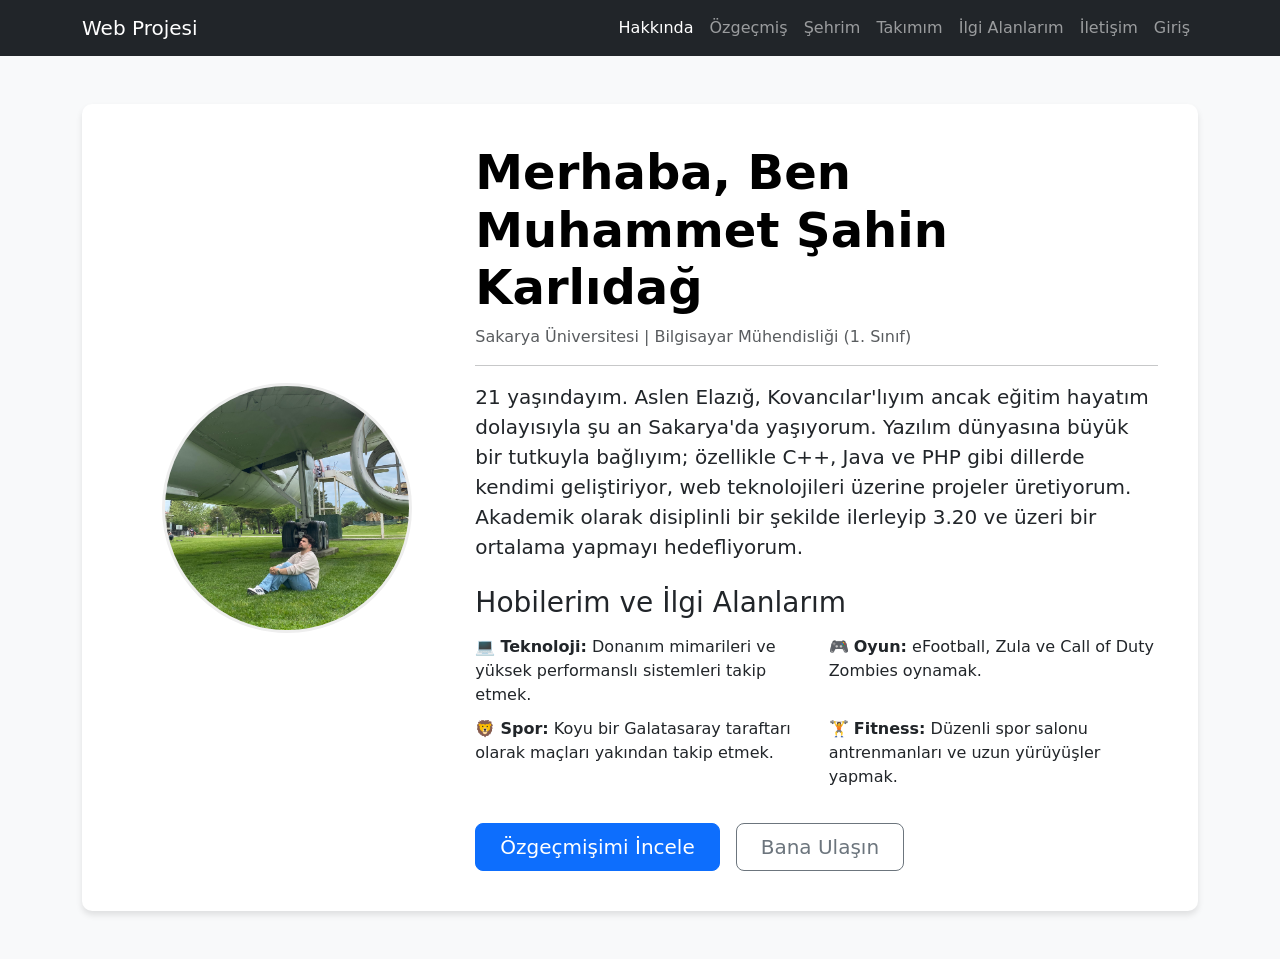
<file: index.html>
<!DOCTYPE html>
<html lang="tr">
<head>
    <meta charset="UTF-8">
    <meta name="viewport" content="width=device-width, initial-scale=1.0">
    <title>Web Projesi - Muhammet Şahin Karlıdağ</title>
    <link href="https://cdn.jsdelivr.net/npm/bootstrap@5.3.0/dist/css/bootstrap.min.css" rel="stylesheet">
    <style>
        body { background-color: #f8f9fa; }
        .hobi-item { margin-bottom: 10px; }
        .hero-section { background-color: white; padding: 40px; border-radius: 10px; box-shadow: 0 4px 6px rgba(0,0,0,0.1); }
    </style>
</head>
<body>

    <nav class="navbar navbar-expand-lg navbar-dark bg-dark">
        <div class="container">
            <a class="navbar-brand" href="#">Web Projesi</a>
            <div class="collapse navbar-collapse" id="navbarNav">
                <ul class="navbar-collapse justify-content-end navbar-nav ms-auto">
                    <li class="nav-item"><a class="nav-link active" href="#">Hakkında</a></li>
                    <li class="nav-item"><a class="nav-link" href="ozgecmis.html">Özgeçmiş</a></li>
                    <li class="nav-item"><a class="nav-link" href="sehrim.html">Şehrim</a></li>
                    <li class="nav-item"><a class="nav-link" href="takimimiz.html">Takımım</a></li>
                    <li class="nav-item"><a class="nav-link" href="ilgi-alanlarim.html">İlgi Alanlarım</a></li>
                    <li class="nav-item"><a class="nav-link" href="iletisim.html">İletişim</a></li>
                    <li class="nav-item"><a class="nav-link" href="login.html">Giriş</a></li>
                </ul>
            </div>
        </div>
    </nav>

    <div class="container my-5">
        <div class="hero-section">
            <div class="row align-items-center">
                
              <div class="col-md-4 text-center d-flex align-items-center justify-content-center">
    <div style="width: 250px; height: 250px; overflow: hidden; border-radius: 50%; border: 3px solid #eee;">
        <img src="profil.jpg" alt="Muhammet Şahin Karlıdağ" style="width: 100%; height: 100%; object-fit: cover;">
    </div>
</div>
                <div class="col-md-8">
                    <h1 class="display-5 fw-bold text-body-emphasis">Merhaba, Ben Muhammet Şahin Karlıdağ</h1>
                    <p class="text-muted">Sakarya Üniversitesi | Bilgisayar Mühendisliği (1. Sınıf)</p>
                    <hr>
                    <p class="lead text-start">
                        21 yaşındayım. Aslen Elazığ, Kovancılar'lıyım ancak eğitim hayatım dolayısıyla şu an Sakarya'da yaşıyorum. Yazılım dünyasına büyük bir tutkuyla bağlıyım; özellikle C++, Java ve PHP gibi dillerde kendimi geliştiriyor, web teknolojileri üzerine projeler üretiyorum. Akademik olarak disiplinli bir şekilde ilerleyip 3.20 ve üzeri bir ortalama yapmayı hedefliyorum.
                    </p>

                    <h3 class="mt-4">Hobilerim ve İlgi Alanlarım</h3>
                    <div class="row mt-3">
                        <div class="col-md-6 hobi-item">
                            💻 <strong>Teknoloji:</strong> Donanım mimarileri ve yüksek performanslı sistemleri takip etmek.
                        </div>
                        <div class="col-md-6 hobi-item">
                            🎮 <strong>Oyun:</strong> eFootball, Zula ve Call of Duty Zombies oynamak.
                        </div>
                        <div class="col-md-6 hobi-item">
                            🦁 <strong>Spor:</strong> Koyu bir Galatasaray taraftarı olarak maçları yakından takip etmek.
                        </div>
                        <div class="col-md-6 hobi-item">
                            🏋️ <strong>Fitness:</strong> Düzenli spor salonu antrenmanları ve uzun yürüyüşler yapmak.
                        </div>
                    </div>

                    <div class="d-grid gap-2 d-md-flex justify-content-md-start mt-4">
                        <a href="ozgecmis.html" class="btn btn-primary btn-lg px-4 me-md-2">Özgeçmişimi İncele</a>
                        <a href="iletisim.html" class="btn btn-outline-secondary btn-lg px-4">Bana Ulaşın</a>
                    </div>
                </div>
            </div>
        </div>

        </div>
    </div>

    <script src="https://cdn.jsdelivr.net/npm/bootstrap@5.3.0/dist/js/bootstrap.bundle.min.js"></script>
</body>
</html>
</file>
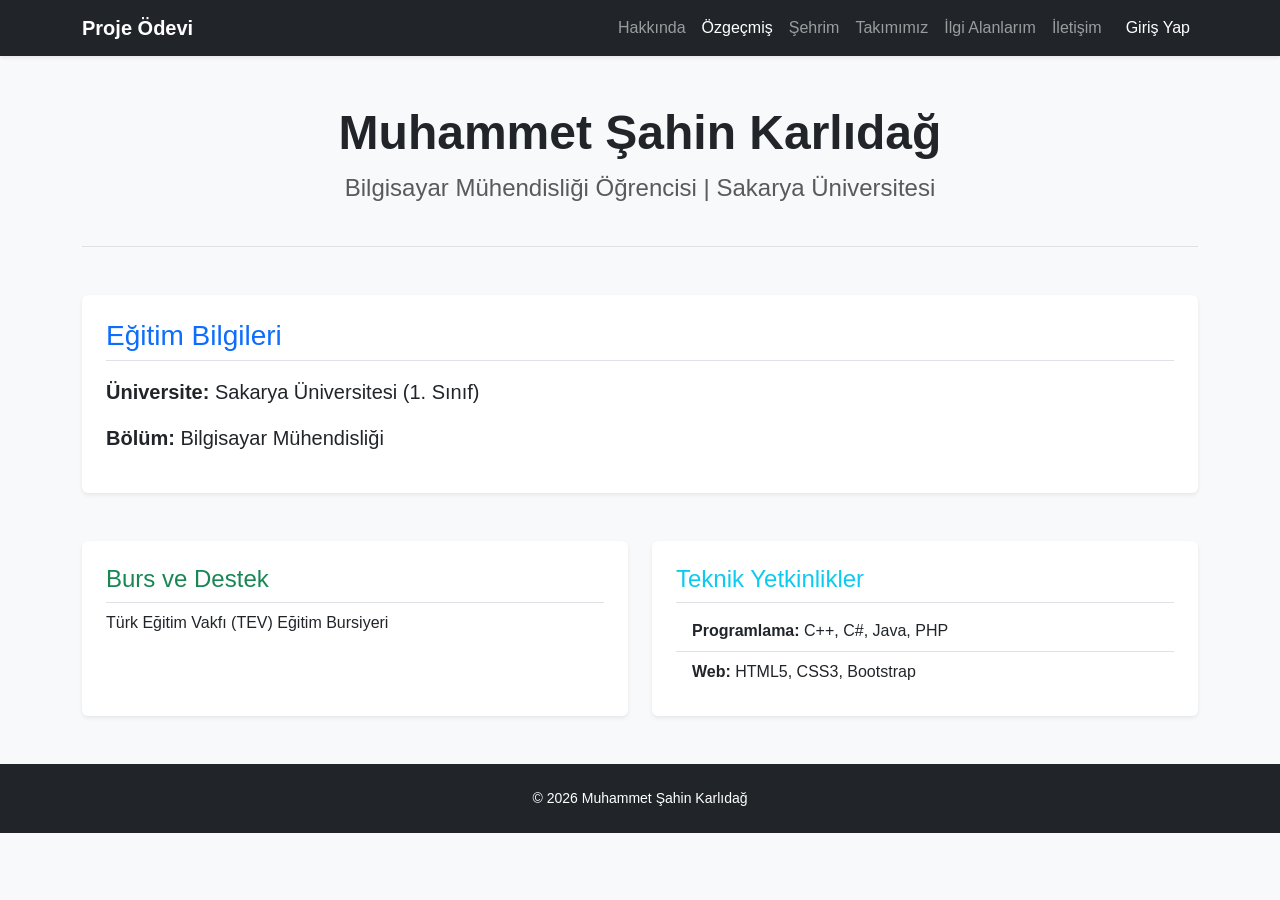
<file: cv.html>
<!DOCTYPE html>
<html lang="tr">
<head>
    <meta charset="UTF-8">
    <meta name="viewport" content="width=device-width, initial-scale=1.0">
    <title>Özgeçmiş | CV</title>
    <link href="https://cdn.jsdelivr.net/npm/bootstrap@5.3.0/dist/css/bootstrap.min.css" rel="stylesheet">
    <link rel="stylesheet" href="style.css">
</head>
<body class="bg-light">

    <nav class="navbar navbar-expand-lg navbar-dark bg-dark shadow-sm">
        <div class="container">
            <a class="navbar-brand fw-bold" href="index.html">Proje Ödevi</a>
            <button class="navbar-toggler" type="button" data-bs-toggle="collapse" data-bs-target="#navbarNav" aria-controls="navbarNav" aria-expanded="false" aria-label="Menüyü aç">
                <span class="navbar-toggler-icon"></span>
            </button>
            <div class="collapse navbar-collapse" id="navbarNav">
                <ul class="navbar-nav ms-auto">
                    <li class="nav-item"><a class="nav-link" href="index.html">Hakkında</a></li>
                    <li class="nav-item"><a class="nav-link active" href="cv.html">Özgeçmiş</a></li>
                    <li class="nav-item"><a class="nav-link" href="sehrim.html">Şehrim</a></li>
                    <li class="nav-item"><a class="nav-link" href="takimimiz.html">Takımımız</a></li>
                    <li class="nav-item"><a class="nav-link" href="ilgi-alanlarim.html">İlgi Alanlarım</a></li>
                    <li class="nav-item"><a class="nav-link" href="iletisim.html">İletişim</a></li>
                    <li class="nav-item"><a class="nav-link btn btn-primary text-white ms-lg-2 mt-2 mt-lg-0" href="login.html">Giriş Yap</a></li>
                </ul>
            </div>
        </div>
    </nav>

    <main class="container mt-5">
        <header class="text-center mb-5 border-bottom pb-4">
            <h1 class="display-5 fw-bold text-dark">Muhammet Şahin Karlıdağ</h1>
            <p class="text-muted fs-4">Bilgisayar Mühendisliği Öğrencisi | Sakarya Üniversitesi</p>
        </header>

        <section class="row mb-5">
            <div class="col-md-12">
                <article class="card p-4 shadow-sm border-0 bg-white">
                    <h3 class="border-bottom pb-2 mb-3 text-primary">Eğitim Bilgileri</h3>
                    <p class="fs-5"><strong>Üniversite:</strong> Sakarya Üniversitesi (1. Sınıf)</p>
                    <p class="fs-5"><strong>Bölüm:</strong> Bilgisayar Mühendisliği</p>
                </article>
            </div>
        </section>

        <section class="row mb-5">
            <div class="col-md-6">
                <article class="card p-4 shadow-sm border-0 bg-white h-100">
                    <h4 class="text-success border-bottom pb-2">Burs ve Destek</h4>
                    <p>Türk Eğitim Vakfı (TEV) Eğitim Bursiyeri</p>
                </article>
            </div>
            <div class="col-md-6">
                <article class="card p-4 shadow-sm border-0 bg-white h-100">
                    <h4 class="text-info border-bottom pb-2">Teknik Yetkinlikler</h4>
                    <ul class="list-group list-group-flush">
                        <li class="list-group-item"><strong>Programlama:</strong> C++, C#, Java, PHP</li>
                        <li class="list-group-item"><strong>Web:</strong> HTML5, CSS3, Bootstrap</li>
                    </ul>
                </article>
            </div>
        </section>
    </main>

    <footer class="bg-dark text-white text-center py-4 mt-5">
        <p class="mb-0 small">&copy; 2026 Muhammet Şahin Karlıdağ</p>
    </footer>

    <script src="https://cdn.jsdelivr.net/npm/bootstrap@5.3.0/dist/js/bootstrap.bundle.min.js"></script>
</body>
</html>
</file>
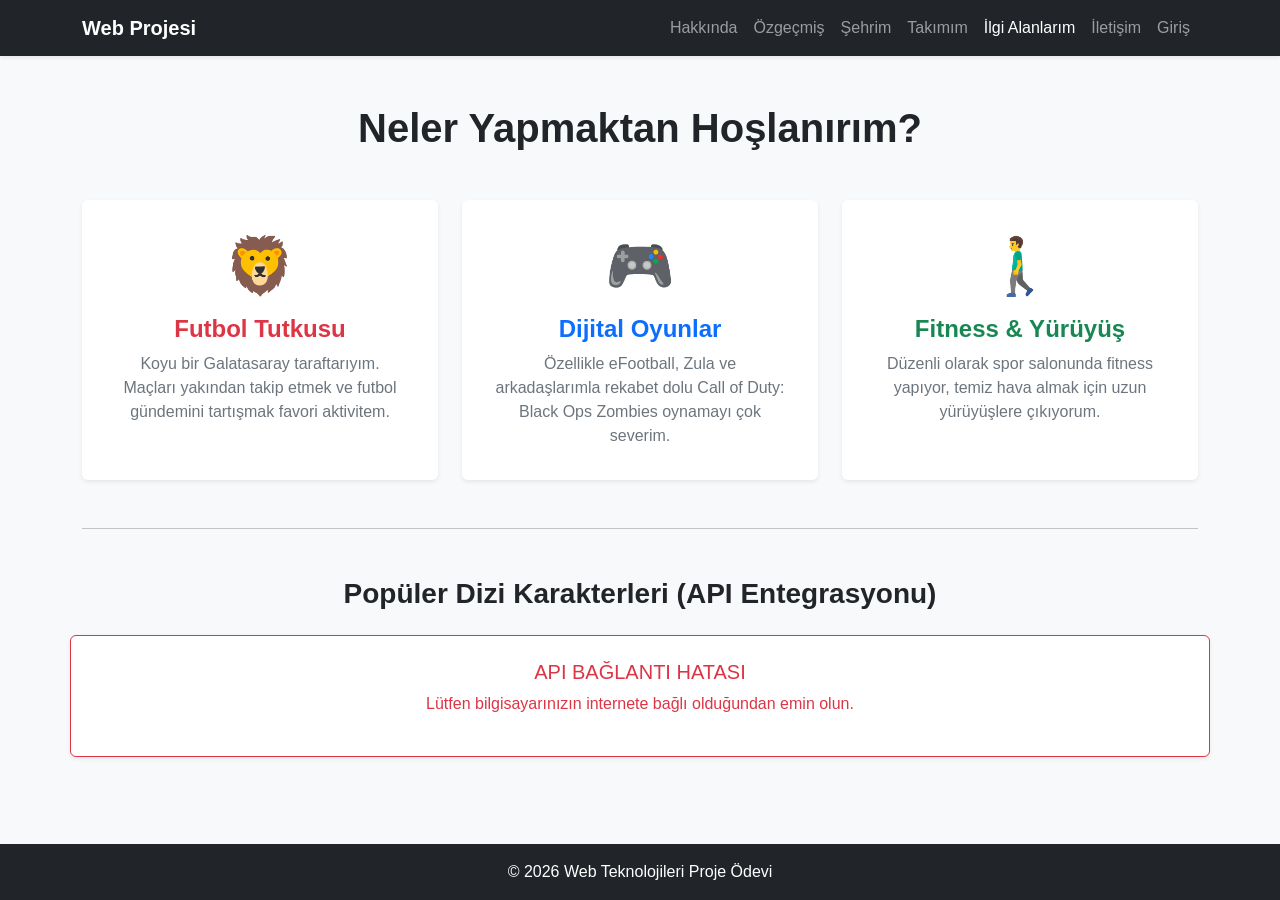
<file: ilgi-alanlarim.html>
<!DOCTYPE html>
<html lang="tr">
<head>
    <meta charset="UTF-8">
    <meta name="viewport" content="width=device-width, initial-scale=1.0">
    <title>İlgi Alanlarım</title>
    <link href="https://cdn.jsdelivr.net/npm/bootstrap@5.3.3/dist/css/bootstrap.min.css" rel="stylesheet">
    <link rel="stylesheet" href="style.css">
</head>
<body class="bg-light d-flex flex-column min-vh-100">

    <nav class="navbar navbar-expand-lg navbar-dark bg-dark shadow-sm">
        <div class="container">
            <a class="navbar-brand fw-bold" href="index.html">Web Projesi</a>
            <button class="navbar-toggler" type="button" data-bs-toggle="collapse" data-bs-target="#navbarNav">
                <span class="navbar-toggler-icon"></span>
            </button>
            <div class="collapse navbar-collapse" id="navbarNav">
                <ul class="navbar-nav ms-auto">
                    <li class="nav-item"><a class="nav-link" href="index.html">Hakkında</a></li>
                    <li class="nav-item"><a class="nav-link" href="ozgecmis.html">Özgeçmiş</a></li>
                    <li class="nav-item"><a class="nav-link" href="sehrim.html">Şehrim</a></li>
                    <li class="nav-item"><a class="nav-link" href="takimimiz.html">Takımım</a></li>
                    <li class="nav-item"><a class="nav-link active" aria-current="page" href="ilgi-alanlarim.html">İlgi Alanlarım</a></li>
                    <li class="nav-item"><a class="nav-link" href="iletisim.html">İletişim</a></li>
                    <li class="nav-item"><a class="nav-link" href="login.html">Giriş</a></li>
                </ul>
            </div>
        </div>
    </nav>

    <main class="container my-5 flex-grow-1">
        <div class="text-center mb-5">
            <h1 class="fw-bold">Neler Yapmaktan Hoşlanırım?</h1>
        </div>

        <div class="row g-4 mb-5">
            <div class="col-md-4">
                <div class="card h-100 shadow-sm border-0 text-center p-3">
                    <div class="card-body">
                        <h1 class="display-4 mb-3">🦁</h1>
                        <h4 class="card-title fw-bold text-danger">Futbol Tutkusu</h4>
                        <p class="card-text text-secondary">Koyu bir Galatasaray taraftarıyım. Maçları yakından takip etmek ve futbol gündemini tartışmak favori aktivitem.</p>
                    </div>
                </div>
            </div>
            <div class="col-md-4">
                <div class="card h-100 shadow-sm border-0 text-center p-3">
                    <div class="card-body">
                        <h1 class="display-4 mb-3">🎮</h1>
                        <h4 class="card-title fw-bold text-primary">Dijital Oyunlar</h4>
                        <p class="card-text text-secondary">Özellikle eFootball, Zula ve arkadaşlarımla rekabet dolu Call of Duty: Black Ops Zombies oynamayı çok severim.</p>
                    </div>
                </div>
            </div>
            <div class="col-md-4">
                <div class="card h-100 shadow-sm border-0 text-center p-3">
                    <div class="card-body">
                        <h1 class="display-4 mb-3">🚶‍♂️</h1>
                        <h4 class="card-title fw-bold text-success">Fitness & Yürüyüş</h4>
                        <p class="card-text text-secondary">Düzenli olarak spor salonunda fitness yapıyor, temiz hava almak için uzun yürüyüşlere çıkıyorum.</p>
                    </div>
                </div>
            </div>
        </div>

        <hr class="my-5">

        <div class="text-center mb-4">
            <h3 class="fw-bold">Popüler Dizi Karakterleri (API Entegrasyonu)</h3>
        </div>

        <div id="api-icerik" class="row g-4 justify-content-center">
            <div class="col-12 text-center" id="yukleniyor">
                <div class="spinner-border text-primary" role="status" style="width: 3rem; height: 3rem;"></div>
                <h5 class="mt-3">Karakterler çekiliyor...</h5>
            </div>
        </div>
    </main>

    <footer class="bg-dark text-white text-center py-3 mt-auto">
        <div class="container"><p class="mb-0">© 2026 Web Teknolojileri Proje Ödevi</p></div>
    </footer>

    <script src="https://cdn.jsdelivr.net/npm/bootstrap@5.3.3/dist/js/bootstrap.bundle.min.js"></script>
    
    <script>
        fetch('https://rickandmortyapi.com/api/character/1,2,3,4')
            .then(response => {
                if(!response.ok) throw new Error('Ağ hatası');
                return response.json();
            })
            .then(data => {
                const icerikDiv = document.getElementById('api-icerik');
                icerikDiv.innerHTML = ''; 
                data.forEach(karakter => {
                    const kartHTML = `
                        <div class="col-lg-3 col-md-4 col-sm-6">
                            <div class="card h-100 shadow-sm border-0">
                                <img src="${karakter.image}" class="card-img-top" alt="${karakter.name}">
                                <div class="card-body text-center">
                                    <h5 class="card-title fw-bold">${karakter.name}</h5>
                                    <p class="card-text small text-muted">Durum: ${karakter.status === 'Alive' ? 'Yaşıyor' : 'Ölü'}</p>
                                </div>
                            </div>
                        </div>
                    `;
                    icerikDiv.innerHTML += kartHTML;
                });
            })
            .catch(error => {
                document.getElementById('api-icerik').innerHTML = `
                    <div class="col-12 text-center text-danger p-4 bg-white rounded shadow-sm border border-danger">
                        <h5>API BAĞLANTI HATASI</h5>
                        <p>Lütfen bilgisayarınızın internete bağlı olduğundan emin olun.</p>
                    </div>
                `;
            });
    </script>
</body>
</html>
</file>
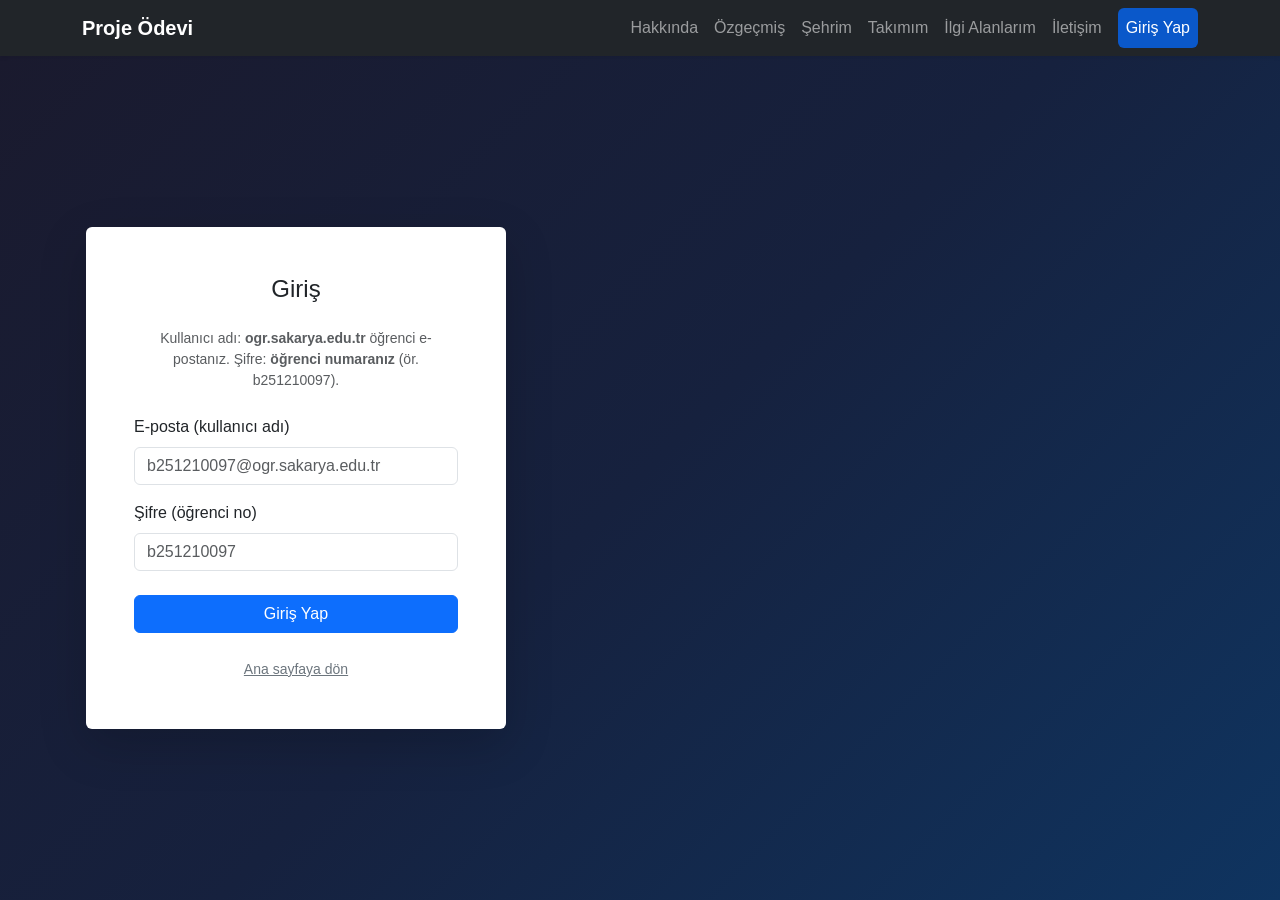
<file: login.html>
<!DOCTYPE html>
<html lang="tr">
<head>
    <meta charset="UTF-8">
    <meta name="viewport" content="width=device-width, initial-scale=1.0">
    <title>Giriş Yap</title>
    <link href="https://cdn.jsdelivr.net/npm/bootstrap@5.3.0/dist/css/bootstrap.min.css" rel="stylesheet">
    <link rel="stylesheet" href="style.css">
</head>
<body class="p-0">

    <nav class="navbar navbar-expand-lg navbar-dark bg-dark shadow-sm">
        <div class="container">
            <a class="navbar-brand fw-bold" href="index.html">Proje Ödevi</a>
            <button class="navbar-toggler" type="button" data-bs-toggle="collapse" data-bs-target="#navbarNav" aria-controls="navbarNav" aria-expanded="false" aria-label="Menüyü aç">
                <span class="navbar-toggler-icon"></span>
            </button>
            <div class="collapse navbar-collapse" id="navbarNav">
                <ul class="navbar-nav ms-auto">
                    <li class="nav-item"><a class="nav-link" href="index.html">Hakkında</a></li>
                    <li class="nav-item"><a class="nav-link" href="ozgecmis.html">Özgeçmiş</a></li>
                    <li class="nav-item"><a class="nav-link" href="sehrim.html">Şehrim</a></li>
                    <li class="nav-item"><a class="nav-link" href="takimimiz.html">Takımım</a></li>
                    <li class="nav-item"><a class="nav-link" href="ilgi-alanlarim.html">İlgi Alanlarım</a></li>
                    <li class="nav-item"><a class="nav-link" href="iletisim.html">İletişim</a></li>
                    <li class="nav-item"><a class="nav-link active btn btn-primary text-white ms-lg-2 mt-2 mt-lg-0" href="login.html" aria-current="page">Giriş Yap</a></li>
                </ul>
            </div>
        </div>
    </nav>

    <div class="login-page with-navbar">
    <div class="container px-3">
        <div class="card login-card shadow-lg border-0">
            <div class="card-body p-4 p-md-5">
                <h1 class="h4 text-center mb-4">Giriş</h1>
                <p class="small text-muted text-center mb-4">Kullanıcı adı: <strong>ogr.sakarya.edu.tr</strong> öğrenci e-postanız. Şifre: <strong>öğrenci numaranız</strong> (ör. b251210097).</p>

                <div id="loginUyari" class="alert alert-danger d-none" role="alert"></div>

                <form id="loginForm" action="login.php" method="POST" novalidate>
                    <div class="mb-3">
                        <label class="form-label" for="email">E-posta (kullanıcı adı)</label>
                        <input type="text" class="form-control" id="email" name="email" autocomplete="username" placeholder="b251210097@ogr.sakarya.edu.tr">
                    </div>
                    <div class="mb-4">
                        <label class="form-label" for="password">Şifre (öğrenci no)</label>
                        <input type="password" class="form-control" id="password" name="password" autocomplete="current-password" placeholder="b251210097">
                    </div>
                    <button type="submit" class="btn btn-primary w-100">Giriş Yap</button>
                </form>

                <p class="text-center mt-4 mb-0">
                    <a href="index.html" class="link-secondary small">Ana sayfaya dön</a>
                </p>
            </div>
        </div>
    </div>
    </div>

    <script src="https://cdn.jsdelivr.net/npm/bootstrap@5.3.0/dist/js/bootstrap.bundle.min.js"></script>
    <script>
        (function () {
            const params = new URLSearchParams(window.location.search);
            const uyari = document.getElementById('loginUyari');
            const hata = params.get('hata');
            if (hata === 'bos') {
                uyari.textContent = 'E-posta ve şifre boş bırakılamaz.';
                uyari.classList.remove('d-none');
            } else if (hata === 'yanlis') {
                uyari.textContent = 'Bilgiler hatalı. Öğrenci e-postanız ve numaranızı kontrol edin.';
                uyari.classList.remove('d-none');
            }

            const SAKARYA_MAIL = /^b\d+@ogr\.sakarya\.edu\.tr$/i;

            document.getElementById('loginForm').addEventListener('submit', function (e) {
                const email = document.getElementById('email').value.trim();
                const password = document.getElementById('password').value.trim();

                uyari.classList.add('d-none');

                if (!email || !password) {
                    e.preventDefault();
                    uyari.textContent = 'Lütfen e-posta ve şifre alanlarını doldurun.';
                    uyari.classList.remove('d-none');
                    return;
                }

                if (!SAKARYA_MAIL.test(email)) {
                    e.preventDefault();
                    uyari.textContent = 'E-posta, bXXXXXXXXX@ogr.sakarya.edu.tr biçiminde olmalıdır.';
                    uyari.classList.remove('d-none');
                    return;
                }

                const localPart = email.split('@')[0].toLowerCase();
                if (password.toLowerCase() !== localPart) {
                    e.preventDefault();
                    uyari.textContent = 'Şifre, e-postadaki öğrenci numaranız ile aynı olmalıdır.';
                    uyari.classList.remove('d-none');
                }
            });
        })();
    </script>
</body>
</html>
</file>
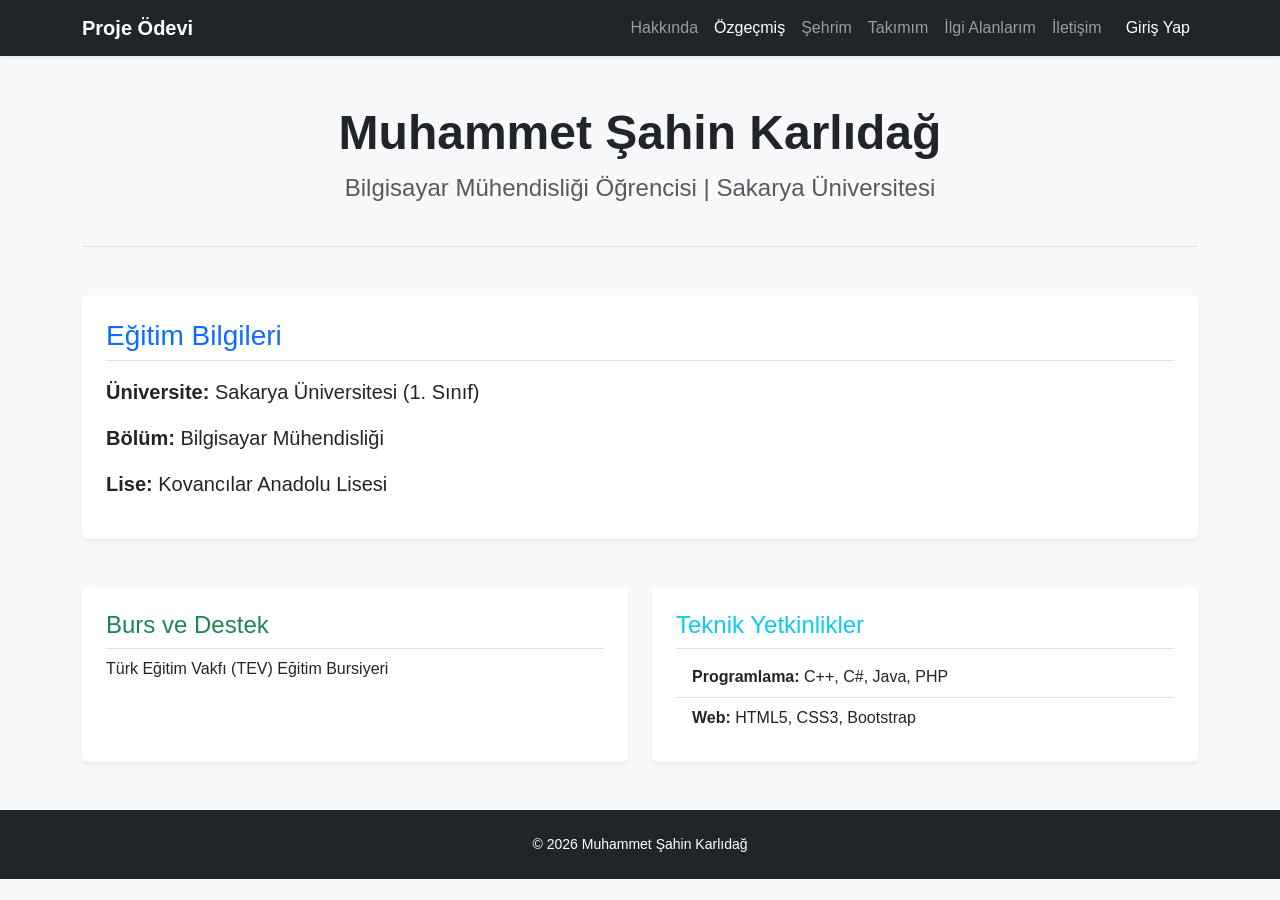
<file: ozgecmis.html>
<!DOCTYPE html>
<html lang="tr">
<head>
    <meta charset="UTF-8">
    <meta name="viewport" content="width=device-width, initial-scale=1.0">
    <title>Özgeçmiş | CV</title>
    <link href="https://cdn.jsdelivr.net/npm/bootstrap@5.3.0/dist/css/bootstrap.min.css" rel="stylesheet">
    <link rel="stylesheet" href="style.css">
</head>
<body class="bg-light">

    <nav class="navbar navbar-expand-lg navbar-dark bg-dark shadow-sm">
        <div class="container">
            <a class="navbar-brand fw-bold" href="index.html">Proje Ödevi</a>
            <button class="navbar-toggler" type="button" data-bs-toggle="collapse" data-bs-target="#navbarNav" aria-controls="navbarNav" aria-expanded="false" aria-label="Menüyü aç">
                <span class="navbar-toggler-icon"></span>
            </button>
            <div class="collapse navbar-collapse" id="navbarNav">
                <ul class="navbar-nav ms-auto">
                    <li class="nav-item"><a class="nav-link" href="index.html">Hakkında</a></li>
                    <li class="nav-item"><a class="nav-link active" href="#">Özgeçmiş</a></li>
                    <li class="nav-item"><a class="nav-link" href="sehrim.html">Şehrim</a></li>
                    <li class="nav-item"><a class="nav-link" href="takimimiz.html">Takımım</a></li>
                    <li class="nav-item"><a class="nav-link" href="ilgi-alanlarim.html">İlgi Alanlarım</a></li>
                    <li class="nav-item"><a class="nav-link" href="iletisim.html">İletişim</a></li>
                    <li class="nav-item"><a class="nav-link btn btn-primary text-white ms-lg-2 mt-2 mt-lg-0" href="login.html">Giriş Yap</a></li>
                </ul>
            </div>
        </div>
    </nav>

    <main class="container mt-5">
        <header class="text-center mb-5 border-bottom pb-4">
            <h1 class="display-5 fw-bold text-dark">Muhammet Şahin Karlıdağ</h1>
            <p class="text-muted fs-4">Bilgisayar Mühendisliği Öğrencisi | Sakarya Üniversitesi</p>
        </header>

        <section class="row mb-5">
            <div class="col-md-12">
                <article class="card p-4 shadow-sm border-0 bg-white">
                    <h3 class="border-bottom pb-2 mb-3 text-primary">Eğitim Bilgileri</h3>
                    <p class="fs-5"><strong>Üniversite:</strong> Sakarya Üniversitesi (1. Sınıf)</p>
                    <p class="fs-5"><strong>Bölüm:</strong> Bilgisayar Mühendisliği</p>
                    <p class="fs-5"><strong>Lise:</strong> Kovancılar Anadolu Lisesi</p>
                </article>
            </div>
        </section>

        <section class="row mb-5">
            <div class="col-md-6">
                <article class="card p-4 shadow-sm border-0 bg-white h-100">
                    <h4 class="text-success border-bottom pb-2">Burs ve Destek</h4>
                    <p>Türk Eğitim Vakfı (TEV) Eğitim Bursiyeri</p>
                </article>
            </div>
            <div class="col-md-6">
                <article class="card p-4 shadow-sm border-0 bg-white h-100">
                    <h4 class="text-info border-bottom pb-2">Teknik Yetkinlikler</h4>
                    <ul class="list-group list-group-flush">
                        <li class="list-group-item"><strong>Programlama:</strong> C++, C#, Java, PHP</li>
                        <li class="list-group-item"><strong>Web:</strong> HTML5, CSS3, Bootstrap</li>
                    </ul>
                </article>
            </div>
        </section>
    </main>

    <footer class="bg-dark text-white text-center py-4 mt-5">
        <p class="mb-0 small">&copy; 2026 Muhammet Şahin Karlıdağ</p>
    </footer>

    <script src="https://cdn.jsdelivr.net/npm/bootstrap@5.3.0/dist/js/bootstrap.bundle.min.js"></script>
</body>
</html>
</file>
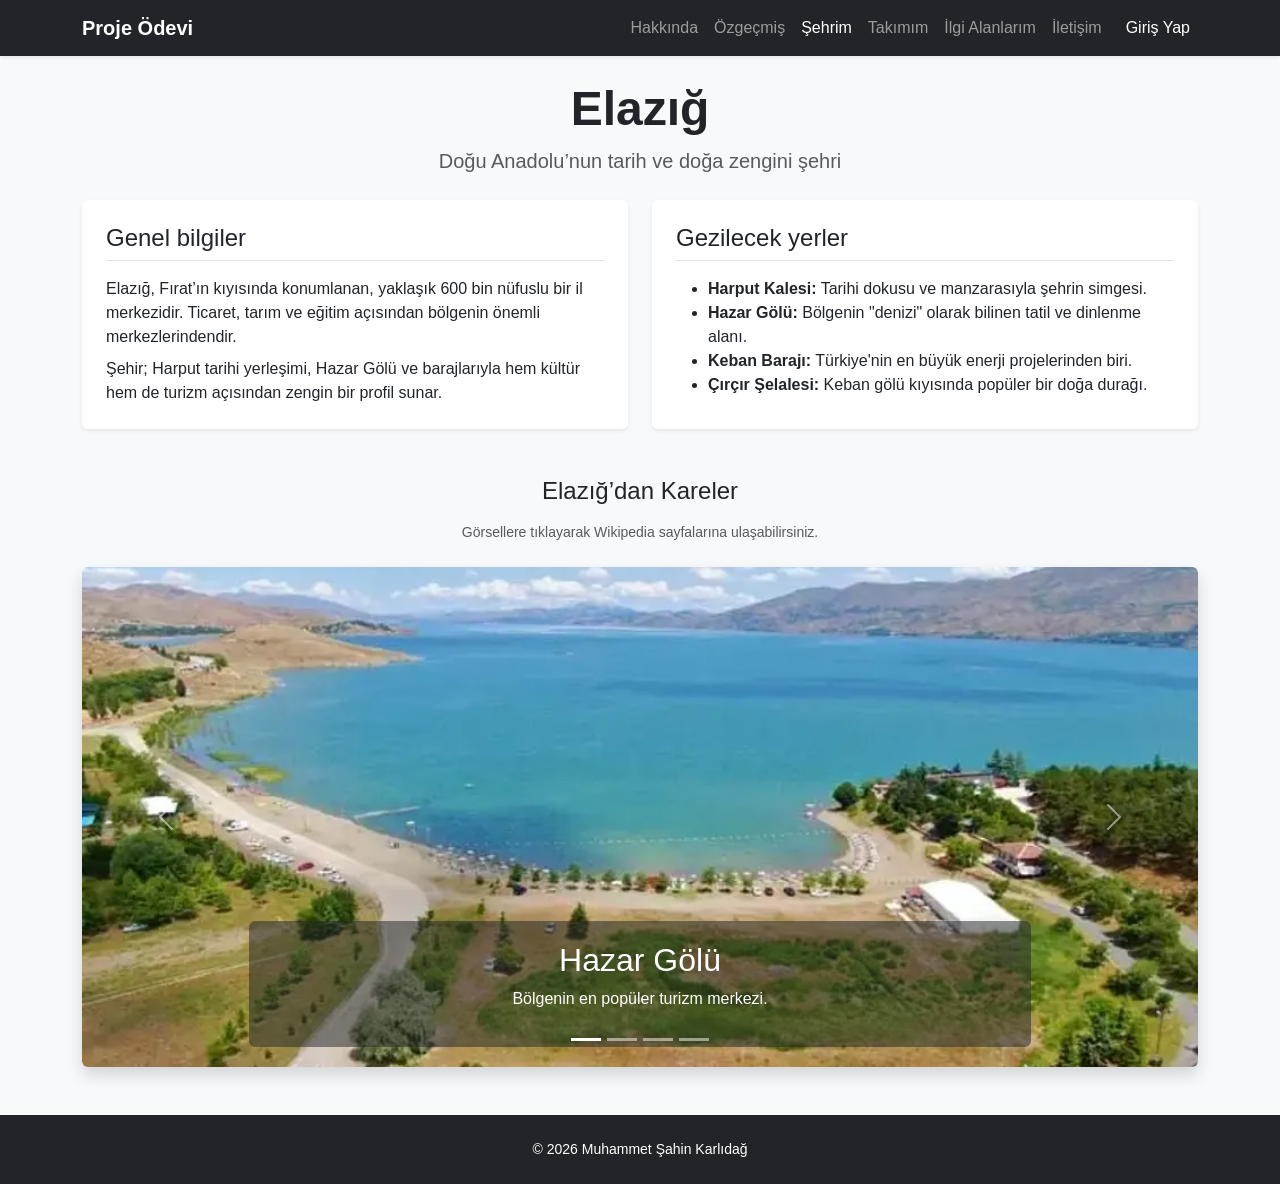
<file: sehrim.html>
<!DOCTYPE html>
<html lang="tr">
<head>
    <meta charset="UTF-8">
    <meta name="viewport" content="width=device-width, initial-scale=1.0">
    <title>Şehrim | Elazığ</title>
    <link href="https://cdn.jsdelivr.net/npm/bootstrap@5.3.0/dist/css/bootstrap.min.css" rel="stylesheet">
    <link rel="stylesheet" href="style.css">
</head>
<body class="bg-light">

    <nav class="navbar navbar-expand-lg navbar-dark bg-dark shadow-sm">
        <div class="container">
            <a class="navbar-brand fw-bold" href="index.html">Proje Ödevi</a>
            <button class="navbar-toggler" type="button" data-bs-toggle="collapse" data-bs-target="#navbarNav">
                <span class="navbar-toggler-icon"></span>
            </button>
            <div class="collapse navbar-collapse" id="navbarNav">
                <ul class="navbar-nav ms-auto">
                    <li class="nav-item"><a class="nav-link" href="index.html">Hakkında</a></li>
                    <li class="nav-item"><a class="nav-link" href="ozgecmis.html">Özgeçmiş</a></li>
                    <li class="nav-item"><a class="nav-link active" href="sehrim.html">Şehrim</a></li>
                    <li class="nav-item"><a class="nav-link" href="takimimiz.html">Takımım</a></li>
                    <li class="nav-item"><a class="nav-link" href="ilgi-alanlarim.html">İlgi Alanlarım</a></li>
                    <li class="nav-item"><a class="nav-link" href="iletisim.html">İletişim</a></li>
                    <li class="nav-item"><a class="nav-link btn btn-primary text-white ms-lg-2 mt-2 mt-lg-0" href="login.html">Giriş Yap</a></li>
                </ul>
            </div>
        </div>
    </nav>

    <main class="container mt-4 mb-5">
        <header class="text-center mb-4">
            <h1 class="display-5 fw-bold">Elazığ</h1>
            <p class="lead text-muted mb-0">Doğu Anadolu’nun tarih ve doğa zengini şehri</p>
        </header>

        <section class="row g-4 mb-5">
            <div class="col-lg-6">
                <article class="card shadow-sm border-0 h-100 p-4">
                    <h2 class="h4 border-bottom pb-2 mb-3">Genel bilgiler</h2>
                    <p class="mb-2">Elazığ, Fırat’ın kıyısında konumlanan, yaklaşık 600 bin nüfuslu bir il merkezidir. Ticaret, tarım ve eğitim açısından bölgenin önemli merkezlerindendir.</p>
                    <p class="mb-0">Şehir; Harput tarihi yerleşimi, Hazar Gölü ve barajlarıyla hem kültür hem de turizm açısından zengin bir profil sunar.</p>
                </article>
            </div>
            <div class="col-lg-6">
                <article class="card shadow-sm border-0 h-100 p-4">
                    <h2 class="h4 border-bottom pb-2 mb-3">Gezilecek yerler</h2>
                    <ul class="mb-0">
                        <li><strong>Harput Kalesi:</strong> Tarihi dokusu ve manzarasıyla şehrin simgesi.</li>
                        <li><strong>Hazar Gölü:</strong> Bölgenin "denizi" olarak bilinen tatil ve dinlenme alanı.</li>
                        <li><strong>Keban Barajı:</strong> Türkiye'nin en büyük enerji projelerinden biri.</li>
                        <li><strong>Çırçır Şelalesi:</strong> Keban gölü kıyısında popüler bir doğa durağı.</li>
                    </ul>
                </article>
            </div>
        </section>

        <section class="mb-3">
            <h2 class="h4 text-center mb-3">Elazığ’dan Kareler</h2>
            <p class="text-center text-muted small mb-4">Görsellere tıklayarak Wikipedia sayfalarına ulaşabilirsiniz.</p>

            <div id="elazigSlider" class="carousel slide carousel-fade shadow rounded overflow-hidden" data-bs-ride="carousel">
                <div class="carousel-indicators">
                    <button type="button" data-bs-target="#elazigSlider" data-bs-slide-to="0" class="active"></button>
                    <button type="button" data-bs-target="#elazigSlider" data-bs-slide-to="1"></button>
                    <button type="button" data-bs-target="#elazigSlider" data-bs-slide-to="2"></button>
                    <button type="button" data-bs-target="#elazigSlider" data-bs-slide-to="3"></button>
                </div>

                <div class="carousel-inner">
                    <!-- Hazar Gölü - .webp Uzantılı -->
                    <div class="carousel-item active" data-bs-interval="5000">
                        <a href="https://tr.wikipedia.org/wiki/Hazar_G%C3%B6l%C3%BC" target="_blank">
                            <img src="resimler/hazar-golu.webp" class="d-block w-100" alt="Hazar Gölü">
                        </a>
                        <div class="carousel-caption d-none d-md-block bg-dark bg-opacity-50 rounded">
                            <h2>Hazar Gölü</h2>
                            <p>Bölgenin en popüler turizm merkezi.</p>
                        </div>
                    </div>

                    <!-- Harput Kalesi - .jpg Uzantılı -->
                    <div class="carousel-item" data-bs-interval="5000">
                        <a href="https://tr.wikipedia.org/wiki/Harput_Kalesi" target="_blank">
                            <img src="resimler/harput-kalesi.jpg" class="d-block w-100" alt="Harput Kalesi">
                        </a>
                        <div class="carousel-caption d-none d-md-block bg-dark bg-opacity-50 rounded">
                            <h2>Harput Kalesi</h2>
                            <p>Binlerce yıllık tarihin izleri.</p>
                        </div>
                    </div>

                    <!-- Keban Barajı - .jpg Uzantılı -->
                    <div class="carousel-item" data-bs-interval="5000">
                        <a href="https://tr.wikipedia.org/wiki/Keban_Baraj%C4%B1" target="_blank">
                            <img src="resimler/keban-baraji.jpg" class="d-block w-100" alt="Keban Barajı">
                        </a>
                        <div class="carousel-caption d-none d-md-block bg-dark bg-opacity-50 rounded">
                            <h2>Keban Barajı</h2>
                            <p>Devasa su kütlesi ve enerji kaynağı.</p>
                        </div>
                    </div>

                    <!-- Çırçır Şelalesi - .jpg Uzantılı -->
                    <div class="carousel-item" data-bs-interval="5000">
                        <a href="https://tr.wikipedia.org/wiki/%C3%87%C4%B1r%C3%A7%C4%B1r_%C5%9Eelalesi" target="_blank">
                            <img src="resimler/circi-selalesi.jpg" class="d-block w-100" alt="Çırçır Şelalesi">
                        </a>
                        <div class="carousel-caption d-none d-md-block bg-dark bg-opacity-50 rounded">
                            <h2>Çırçır Şelalesi</h2>
                            <p>Doğal güzellik ve serinlik.</p>
                        </div>
                    </div>
                </div>

                <button class="carousel-control-prev" type="button" data-bs-target="#elazigSlider" data-bs-slide="prev">
                    <span class="carousel-control-prev-icon"></span>
                </button>
                <button class="carousel-control-next" type="button" data-bs-target="#elazigSlider" data-bs-slide="next">
                    <span class="carousel-control-next-icon"></span>
                </button>
            </div>
        </section>
    </main>

    <footer class="bg-dark text-white text-center py-4 mt-5">
        <p class="mb-0 small">&copy; 2026 Muhammet Şahin Karlıdağ</p>
    </footer>

    <script src="https://cdn.jsdelivr.net/npm/bootstrap@5.3.0/dist/js/bootstrap.bundle.min.js"></script>
</body>
</html>
</file>
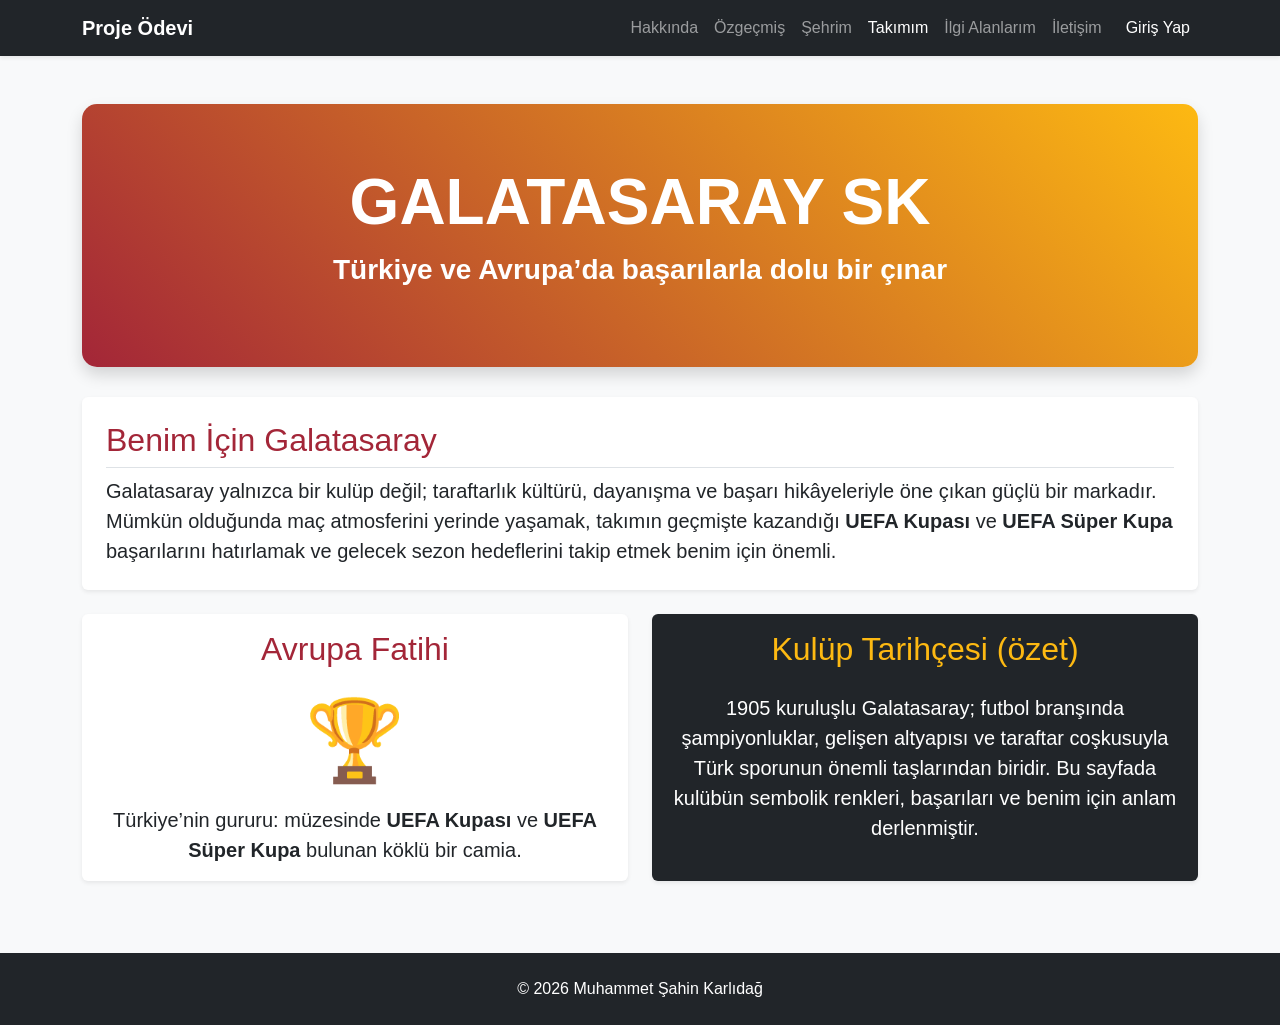
<file: takimimiz.html>
<!DOCTYPE html>
<html lang="tr">
<head>
    <meta charset="UTF-8">
    <meta name="viewport" content="width=device-width, initial-scale=1.0">
    <title>Takımımız | Galatasaray</title>
    <link href="https://cdn.jsdelivr.net/npm/bootstrap@5.3.0/dist/css/bootstrap.min.css" rel="stylesheet">
    <link rel="stylesheet" href="style.css">
</head>
<body class="bg-light">

    <nav class="navbar navbar-expand-lg navbar-dark bg-dark shadow-sm">
        <div class="container">
            <a class="navbar-brand fw-bold" href="index.html">Proje Ödevi</a>
            <button class="navbar-toggler" type="button" data-bs-toggle="collapse" data-bs-target="#navbarNav" aria-controls="navbarNav" aria-expanded="false" aria-label="Menüyü aç">
                <span class="navbar-toggler-icon"></span>
            </button>
            <div class="collapse navbar-collapse" id="navbarNav">
                <ul class="navbar-nav ms-auto">
                    <li class="nav-item"><a class="nav-link" href="index.html">Hakkında</a></li>
                    <li class="nav-item"><a class="nav-link" href="ozgecmis.html">Özgeçmiş</a></li>
                    <li class="nav-item"><a class="nav-link" href="sehrim.html">Şehrim</a></li>
                    <li class="nav-item"><a class="nav-link active" href="takimimiz.html">Takımım</a></li>
                    <li class="nav-item"><a class="nav-link" href="ilgi-alanlarim.html">İlgi Alanlarım</a></li>
                    <li class="nav-item"><a class="nav-link" href="iletisim.html">İletişim</a></li>
                    <li class="nav-item"><a class="nav-link btn btn-primary text-white ms-lg-2 mt-2 mt-lg-0" href="login.html">Giriş Yap</a></li>
                </ul>
            </div>
        </div>
    </nav>

    <main class="container mt-5">
        <header class="text-center hero-section bg-gs-gradient text-white shadow">
            <h1 class="display-3 fw-bold">GALATASARAY SK</h1>
            <p class="lead fs-3 fw-bold">Türkiye ve Avrupa&rsquo;da başarılarla dolu bir çınar</p>
        </header>

        <section class="row">
            <div class="col-md-12 mb-4">
                <article class="card shadow-sm border-0 bg-white p-4">
                    <h2 class="gs-red border-bottom pb-2">Benim İçin Galatasaray</h2>
                    <p class="fs-5 mb-0">Galatasaray yalnızca bir kulüp değil; taraftarlık kültürü, dayanışma ve başarı hikâyeleriyle öne çıkan güçlü bir markadır. Mümkün olduğunda maç atmosferini yerinde yaşamak, takımın geçmişte kazandığı <strong>UEFA Kupası</strong> ve <strong>UEFA Süper Kupa</strong> başarılarını hatırlamak ve gelecek sezon hedeflerini takip etmek benim için önemli.</p>
                </article>
            </div>

            <div class="col-md-6 mb-4">
                <article class="card h-100 shadow-sm border-0">
                    <div class="card-body text-center">
                        <h2 class="gs-red mb-4">Avrupa Fatihi</h2>
                        <div class="display-1 mb-3" aria-hidden="true">🏆</div>
                        <p class="fs-5 mb-0">Türkiye&rsquo;nin gururu: müzesinde <strong>UEFA Kupası</strong> ve <strong>UEFA Süper Kupa</strong> bulunan köklü bir camia.</p>
                    </div>
                </article>
            </div>

            <div class="col-md-6 mb-4">
                <article class="card h-100 shadow-sm border-0 bg-dark text-white">
                    <div class="card-body text-center">
                        <h2 class="gs-yellow mb-4">Kulüp Tarihçesi (özet)</h2>
                        <p class="fs-5 mb-0">1905 kuruluşlu Galatasaray; futbol branşında şampiyonluklar, gelişen altyapısı ve taraftar coşkusuyla Türk sporunun önemli taşlarından biridir. Bu sayfada kulübün sembolik renkleri, başarıları ve benim için anlam derlenmiştir.</p>
                    </div>
                </article>
            </div>
        </section>
    </main>

    <footer class="bg-dark text-white text-center py-4 mt-5">
        <p class="mb-0">&copy; 2026 Muhammet Şahin Karlıdağ</p>
    </footer>

    <script src="https://cdn.jsdelivr.net/npm/bootstrap@5.3.0/dist/js/bootstrap.bundle.min.js"></script>
</body>
</html>
</file>
<file: style.css>
/* Genel Ayarlar */
body {
    background-color: #f8f9fa;
    font-family: 'Segoe UI', Tahoma, Geneva, Verdana, sans-serif;
}

/* Slider Ayarları */
.slider-container {
    position: relative;
    max-width: 800px;
    margin: 20px auto;
    border-radius: 10px;
    overflow: hidden;
    box-shadow: 0 4px 8px rgba(0,0,0,0.1);
}

.slider-img {
    width: 100%;
    height: 400px;
    object-fit: cover;
    display: none;
    cursor: pointer;
}

.slider-img.active {
    display: block;
}

.slider-btn {
    position: absolute;
    top: 50%;
    transform: translateY(-50%);
    background-color: rgba(0, 0, 0, 0.5);
    color: white;
    border: none;
    padding: 10px 15px;
    cursor: pointer;
    font-size: 18px;
}

.prev-btn { left: 10px; }
.next-btn { right: 10px; }

/* --- Hakkında: video alanı --- */
.about-video {
    max-width: 800px;
}

/* --- Takımımız (Galatasaray) --- */
.gs-yellow { color: #FDB912; }
.gs-red { color: #A32638; }
.bg-gs-gradient { background: linear-gradient(45deg, #A32638, #FDB912); }
.hero-section { padding: 60px 0; border-radius: 15px; margin-bottom: 30px; }

.sehrim-hero-carousel .carousel-item a {
    display: block;
    outline: none;
}

.sehrim-hero-carousel .carousel-caption {
    background: rgba(0, 0, 0, 0.6);
    border-radius: 20px;
    padding: 1rem 1.25rem;
    bottom: 12%;
    backdrop-filter: blur(5px);
    border: 1px solid rgba(255, 255, 255, 0.1);
}

.sehrim-hero-carousel .carousel-caption h2 {
    font-weight: 800;
    text-transform: uppercase;
    letter-spacing: 2px;
    margin-bottom: 0;
    font-size: clamp(1.25rem, 4vw, 2rem);
}

.sehrim-hero-carousel .carousel-caption small {
    opacity: 0.9;
}

/* --- Login sayfası --- */
.login-page {
    min-height: 100vh;
    display: flex;
    align-items: center;
    justify-content: center;
    background: linear-gradient(135deg, #1a1a2e 0%, #16213e 50%, #0f3460 100%);
}

/* Navbar altında giriş alanı (tam ekran taşmasın) */
.login-page.with-navbar {
    min-height: calc(100vh - 56px);
}

.login-card {
    max-width: 420px;
    width: 100%;
}

/* Masaüstü ve büyük ekranlar için ayar */
#elazigSlider .carousel-item img {
    height: 500px; /* Resimlerin yüksekliğini 500px'e sabitledik. İsteğe göre 400px veya 600px yapabilirsin. */
    object-fit: cover; /* Resmi bozmadan, alanı dolduracak şekilde kırpar , bu sayede görüntü bozulmamış oluyor. */
    width: 100%; /* Genişlik*/
}

/* Mobil (telefon) ekranları için ayar - Duyarlılık (Responsiveness) */
@media (max-width: 768px) {
    #elazigSlider .carousel-item img {
        height: 250px; /* Telefondan bakınca resimler çok uzun görünmesin diye yüksekliği azalttım. */
    }
}
</file>
